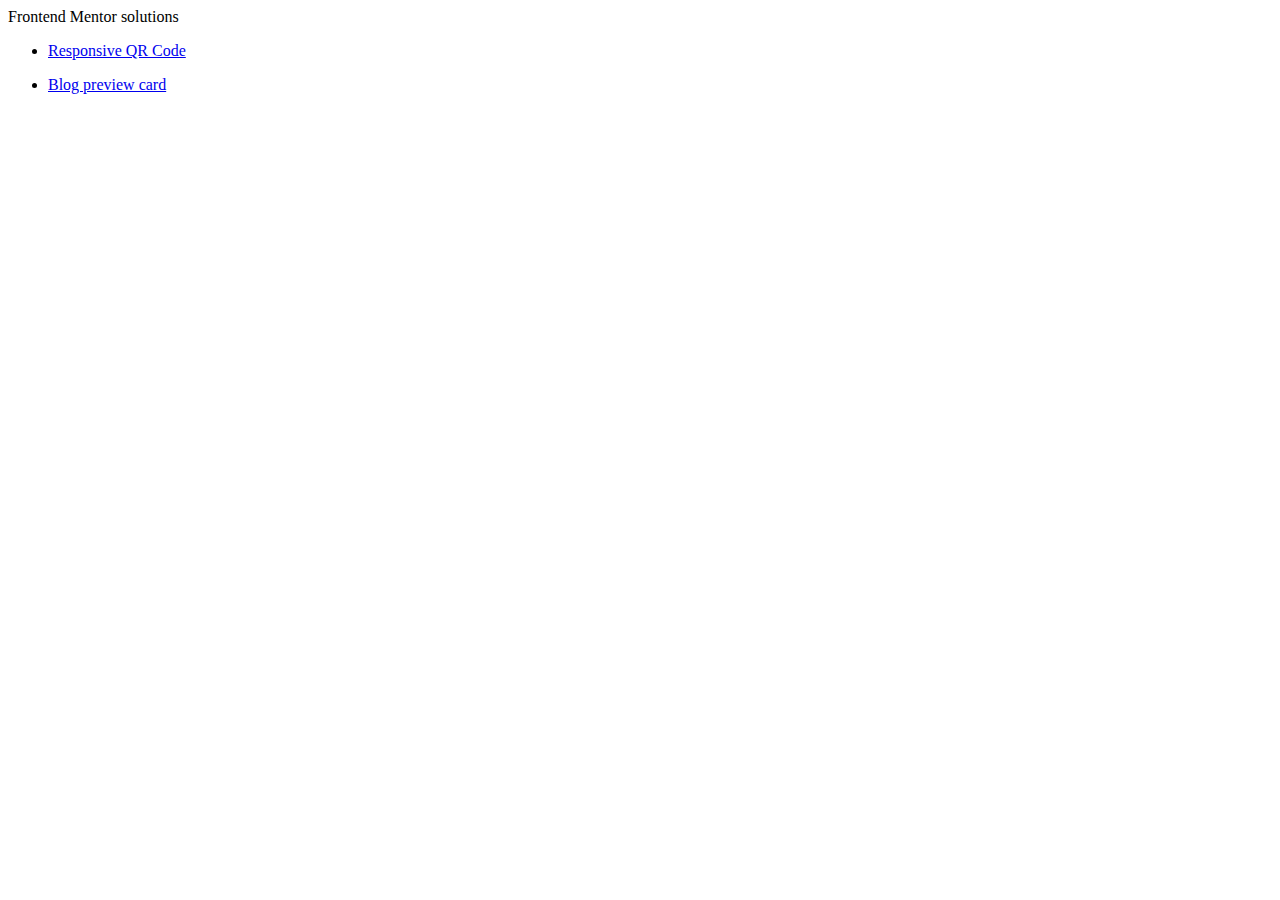
<file: index.html>
<!doctype html>
<html lang="en">
<head>
    <meta charset="UTF-8">
    <meta name="viewport"
          content="width=device-width, user-scalable=no, initial-scale=1.0, maximum-scale=1.0, minimum-scale=1.0">
    <meta http-equiv="X-UA-Compatible" content="ie=edge">
    <title>Frontend Mentor Solutions</title>
</head>
<body>
<main>
    <header>Frontend Mentor solutions</header>
    <article>
        <ul>
            <li><a href="qr-code-component-main/index.html">Responsive QR Code</a></li>
        </ul>
        <ul>
            <li><a href="blog-preview-card/index.html">Blog preview card</a></li>
        </ul>
    </article>
</main>
</body>
</html>
</file>
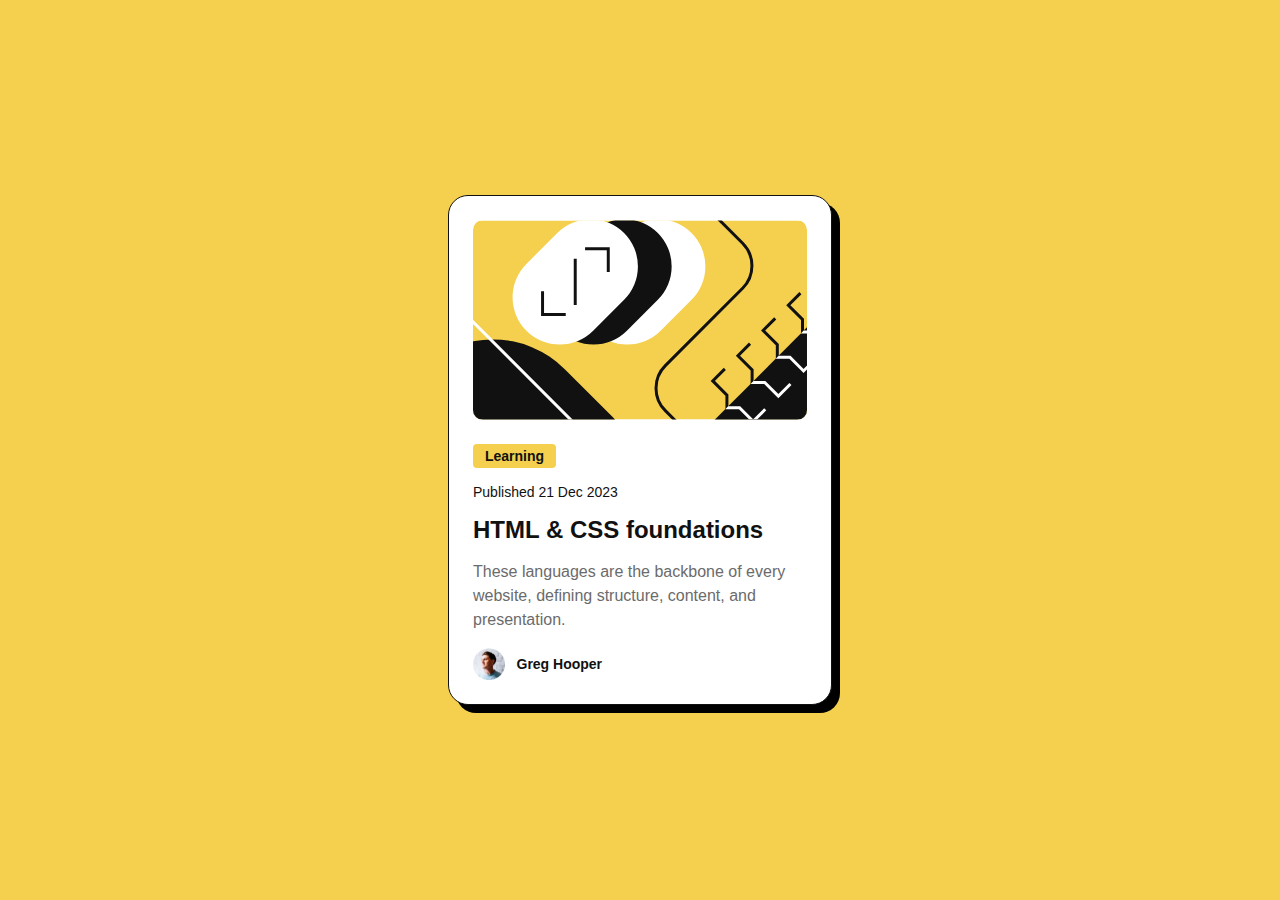
<file: blog-preview-card/index.html>
<!DOCTYPE html>
<html lang="en">
<head>
    <meta charset="UTF-8">
    <meta name="viewport" content="width=device-width, initial-scale=1.0">
    <link rel="icon" type="image/png" sizes="32x32" href="./assets/images/favicon-32x32.png">
    <link rel="stylesheet" href="style.css">
    <title>Blog preview card</title>
</head>
<body>
<main class="blog-preview-card">
    <div class="blog-preview-card__image">
        <img src="./assets/images/illustration-article.svg" alt="html css foundations">
    </div>
    <div class="blog-preview-card__text">
        <span class="blog-preview-card__category">Learning</span>
        <p class="blog-preview-card__date">Published 21 Dec 2023</p>
        <header><p class="blog-preview-card__title">HTML & CSS foundations</p></header>
        <p class="blog-preview-card__description">These languages are the backbone of every website, defining structure, content, and presentation.</p>
        <div class="blog-preview-card__author">
            <img src="./assets/images/image-avatar.webp" alt="author image">
            <span class="blog-preview-card__author-name">Greg Hooper</span>
        </div>
    </div>
</main>
</body>
</html>
</file>
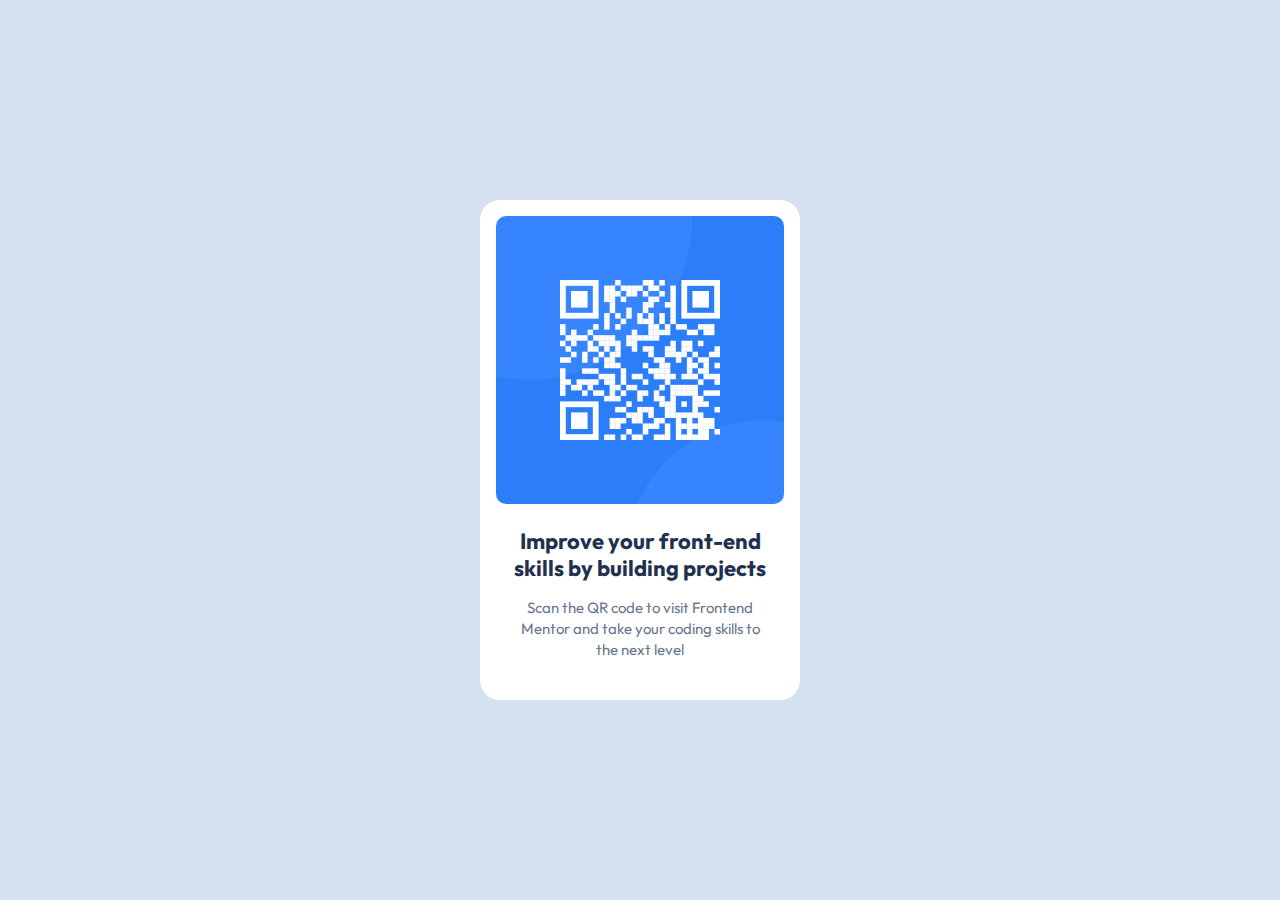
<file: qr-code-component-main/index.html>
<!DOCTYPE html>
<html lang="en">
<head>
    <meta charset="UTF-8">
    <meta name="viewport" content="width=device-width, initial-scale=1.0">
    <link rel="icon" type="image/png" sizes="32x32" href="./images/favicon-32x32.png">
    <link rel="preconnect" href="https://fonts.googleapis.com">
    <link rel="preconnect" href="https://fonts.gstatic.com" crossorigin>
    <link href="https://fonts.googleapis.com/css2?family=Outfit:wght@100..900&display=swap" rel="stylesheet">
    <link rel="stylesheet" href="style.css">
    <title>QR code component</title>
</head>
<body>
<div class="qr-container">
    <div class="qr-image">
        <img src="./images/image-qr-code.png" alt="qr code" draggable="false">
    </div>
    <div class="qr-text-container">
        <h3 class="qr-title">Improve your front-end skills by building projects</h3>
        <p class="qr-description">Scan the QR code to visit Frontend Mentor and take your coding skills to the next
            level</p>
    </div>
</div>
</body>
</html>
</file>
<file: blog-preview-card/style.css>
* {
    margin: 0;
    padding: 0;
    box-sizing: border-box;
}

:root {
    --yellow: #F4D04E;

    --gray-950: #111111;
    --gray-500: #6B6B6B;
    --white: #ffffff;
    --preview-card-text-bold-size1: 24px;
    --preview-card-text-bold-size2: 14px;
    --preview-card-text-medium-size1: 16px;
    --preview-card-text-medium-size2: 14px;

    --font-family: 'Figtree';
}

@font-face {
    font-family: var(--font-family);
    src: url('./assets/fonts/Figtree-VariableFont_wght.ttf');
    font-weight: 100 900;
    font-style: normal;
}
body {
    background-color: var(--yellow);
    display: flex;
    justify-content: center;
    align-items: center;
    height: 100vh;
}

.blog-preview-card {
    display: flex;
    flex-direction: column;
    align-items: center;
    border-radius: 20px;
    border: 1px solid #111111;
    background-color: var(--white);
    padding: 24px;
    width: min(327px, 90vw);
    box-shadow: 8px 8px 0 #000000;
}

.blog-preview-card__image {
    width: 100%;
}
.blog-preview-card__image img {
    width: 100%;
    height: auto;
    display: block;
    border-radius: 10px;
}

.blog-preview-card__text {
    margin: 24px 0 0;
    display: flex;
    flex-direction: column;
    align-items: flex-start;
    gap: 16px;
}

.blog-preview-card__category {
    background-color: var(--yellow);
    border-radius: 4px;
    padding: 4px 12px;
    color: var(--gray-950);
    font-family: var(--font-family), sans-serif;
    font-size: 12px;
    font-weight: 800;
}

.blog-preview-card__date {
    font-family: var(--font-family), sans-serif;
    font-size: 12px;
    font-weight: 500;
    color: var(--gray-950);
}

.blog-preview-card__title {
    font-family: var(--font-family), sans-serif;
    font-size: 20px;
    color: var(--gray-950);
    font-weight: 800;
}

.blog-preview-card__description {
    font-family: var(--font-family), sans-serif;
    font-size: 14px;
    color: var(--gray-500);
    line-height: 150%;
    font-weight: 500;

}

.blog-preview-card__author {
    display: flex;
    gap: 12px;
    font-size: 14px;
    font-weight: 800;
    align-items: center;
    font-family: var(--font-family), sans-serif;
    color: var(--gray-950);
}
.blog-preview-card__author  img {
    display: block;
    max-width: 32px;
    max-height: 32px;
}

@media (min-width: 768px) {
    .blog-preview-card {
        width: 384px;
    }

    .blog-preview-card__category {
        font-size: 14px;
    }

    .blog-preview-card__date {
        font-size: 14px;
    }

    .blog-preview-card__title {
        font-size: 24px;
    }

    .blog-preview-card__title:hover {
        color: #F4D04E;
        cursor: pointer;
    }

    .blog-preview-card__description {
        font-size: 16px;
    }

    .blog-preview-card__author {
        font-size: 14px;
    }
}
</file>
<file: qr-code-component-main/style.css>
* {
    margin: 0;
    padding: 0;
    box-sizing: border-box;
}

:root {
    --qr-title-color: #1F314F;
    --qr-description-color: #68778D;
    --qr-container-background: #fff;
    --qr-container-radius: 20px;
    --body-background: #D5e1EF;

    --qr-title-font-size: 22px;
    --qr-title-font-line-height: 120%;
    --qr-title-font-line-SPACING: 0;
    --qr-title-font-family: 'Outfit', sans-serif;

    --qr-description-font-size: 15px;
    --qr-description-font-line-height: 140%;
    --qr-description-font-line-SPACING: 0.2;
    --qr-description-font-family: 'Outfit', sans-serif;

}

body {
    background-color: var(--body-background);
    min-height: 100vh;
    display: flex;
    justify-content: center;
    align-items: center;
}

.qr-container {
    display: flex;
    flex-direction: column;
    justify-content: center;
    align-items: center;
    width: min(320px, 90vw);
    background-color: var(--qr-container-background);
    padding: 16px 16px 40px;
    border-radius: var(--qr-container-radius);
    text-align: center;
}

.qr-image {
    width: 100%;
}

.qr-image img {
    width: 100%;
    height: auto;
    border-radius: 10px;
    display: block;
}

.qr-text-container  {
    padding: 0 16px;
    margin-top: 24px;
}

.qr-title {
    color: var(--qr-title-color);
    font-size: var(--qr-title-font-size);
    font-family: var(--qr-title-font-family),serif;
    font-weight: 700;
    line-height: var(--qr-title-font-line-height);
    letter-spacing: var(--qr-title-font-line-SPACING);
    padding-bottom: 16px;
}

.qr-description {
    color: var(--qr-description-color);
    font-size: var(--qr-description-font-size);
    font-family: var(--qr-description-font-family),serif;
    font-weight: 400;
    line-height: var(--qr-description-font-line-height);
}
</file>
